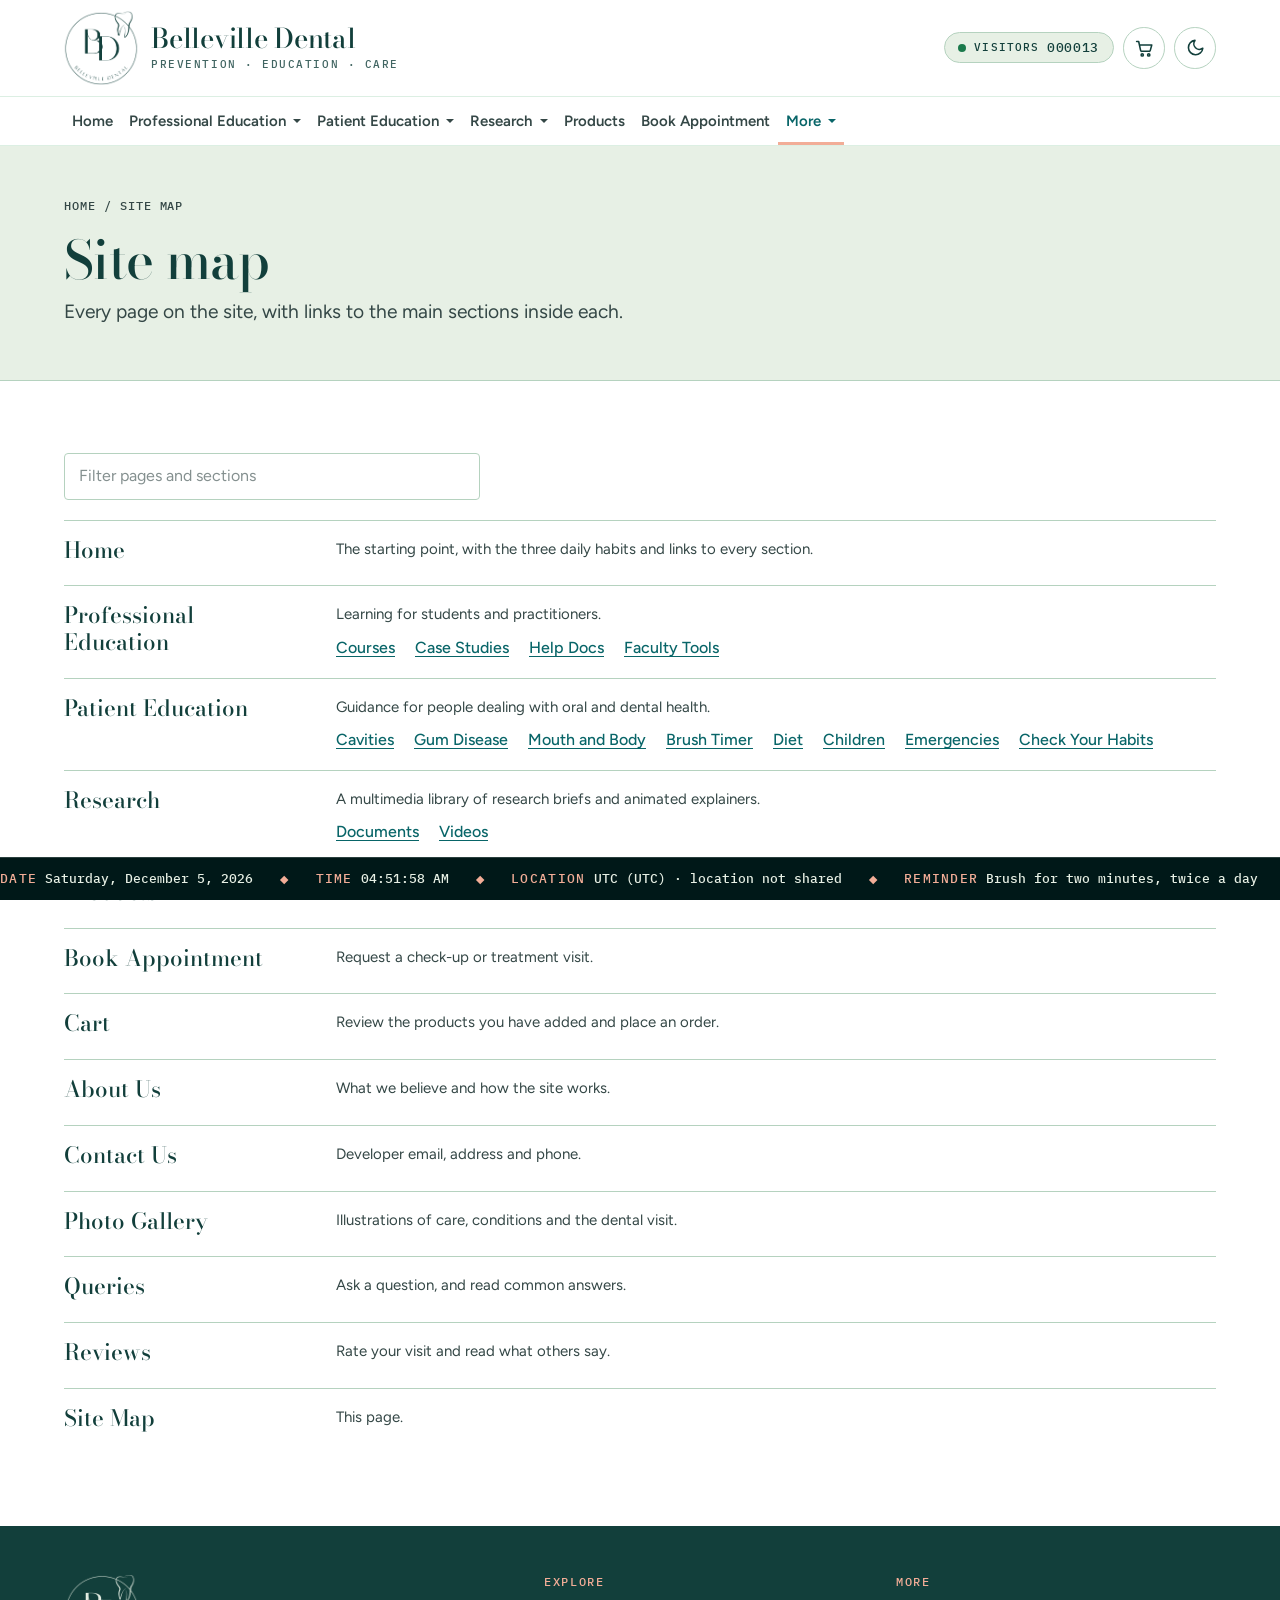
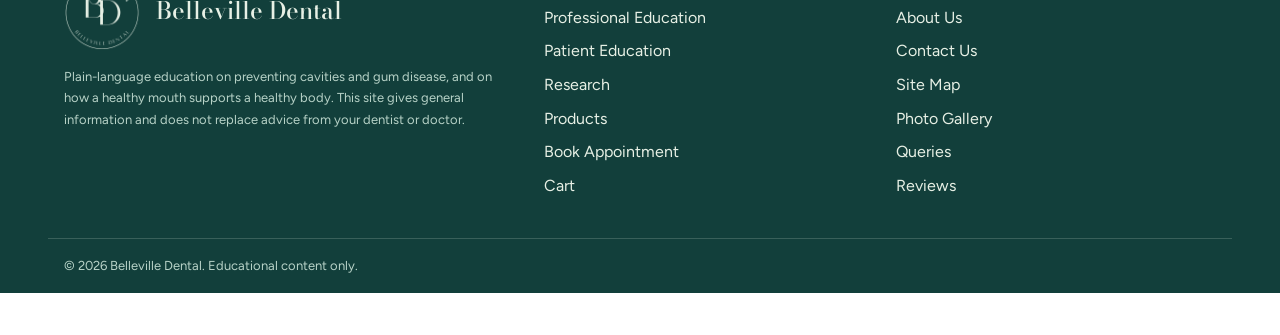
<file: HTML/site-map.html>
<!doctype html>
<html lang="en" data-theme="light" data-bs-theme="light">

<head>
    <meta charset="utf-8">
    <meta name="viewport" content="width=device-width, initial-scale=1, viewport-fit=cover">
    <title>Site Map | Belleville Dental</title>
    <meta name="description" content="A list of every page and section on the Belleville Dental website.">
    <meta name="claude:viewport-fit-sides" content="cover">
    <link rel="stylesheet"
        href="https://fonts.googleapis.com/css2?family=Bodoni+Moda:wght@400;500;600&family=Figtree:wght@400;500;600;700&family=IBM+Plex+Mono:wght@400;500&display=swap">
    <link rel="stylesheet" href="../CSS/bootstrap.min.css">
    <link rel="stylesheet" href="../CSS/theme.css">
<link rel="stylesheet" href="../CSS/site-map.css">
    <script>(function () { var t = null; try { t = window.localStorage.getItem('bd-theme'); } catch (e) { } if (!t) { t = (window.matchMedia && window.matchMedia('(prefers-color-scheme: dark)').matches) ? 'dark' : 'light'; } var d = document.documentElement; d.setAttribute('data-theme', t); d.setAttribute('data-bs-theme', t); if (document.documentMode) { window.onload = function () { var b = document.createElement('div'); b.style.cssText = 'background:#123F3B;color:#fff;padding:12px 16px;font:16px Arial'; b.innerHTML = 'Internet Explorer is no longer supported by Microsoft. Please open Belleville Dental in Edge, Chrome or Firefox for the full experience.'; document.body.insertBefore(b, document.body.firstChild); }; } })();</script>
    <style>
        :root {
            padding-top: env(safe-area-inset-top, 0px);
            padding-bottom: env(safe-area-inset-bottom, 0px)
        }
    </style>
</head>

<body class="page-site-map">
    <a class="skip-link" href="#main">Skip to content</a>
    <header>
        <div class="topbar">
            <div class="wrap topbar-in">
                <a class="brand" href="../index.html" aria-label="Belleville Dental, home"><span class="logo-mark"
                        role="img" aria-label="Belleville Dental logo"></span><span class="brand-text"><span
                            class="brand-name">Belleville Dental</span><span class="brand-sub">Prevention &middot;
                            Education &middot; Care</span></span></a>
                <div class="util">
                    <div class="counter" title="Visits from this browser"><span class="dot"
                            aria-hidden="true"></span><span class="counter-label">Visitors</span><span
                            class="counter-num" id="visitCount" aria-live="off">000001</span></div>
                    <a class="icon-btn cart-link" href="cart.html" aria-label="Shopping cart, 0 items"><svg viewBox="0 0 24 24" aria-hidden="true"><path d="M3 4h2.4l2.2 10.2a1.5 1.5 0 0 0 1.5 1.2h8.2a1.5 1.5 0 0 0 1.5-1.1L20.5 8H6.2" /><circle cx="9.5" cy="19.5" r="1.3" /><circle cx="17" cy="19.5" r="1.3" /></svg><span class="cart-badge" id="cartBadge" hidden>0</span></a>
                    <button type="button" class="icon-btn theme-toggle" id="themeToggle" aria-pressed="false"
                        aria-label="Switch to dark mode"><svg class="icon-moon" viewBox="0 0 24 24" aria-hidden="true">
                            <path d="M21 12.8A9 9 0 1 1 11.2 3a7 7 0 0 0 9.8 9.8z" />
                        </svg><svg class="icon-sun" viewBox="0 0 24 24" aria-hidden="true">
                            <circle cx="12" cy="12" r="4" />
                            <path
                                d="M12 2v2M12 20v2M4.9 4.9l1.4 1.4M17.7 17.7l1.4 1.4M2 12h2M20 12h2M4.9 19.1l1.4-1.4M17.7 6.3l1.4-1.4" />
                        </svg></button>
                </div>
            </div>
        </div>
        <nav class="navbar navbar-expand-lg" aria-label="Main">
            <div class="wrap">
                <button class="navbar-toggler" type="button" data-bs-toggle="collapse" data-bs-target="#mainNav"
                    aria-controls="mainNav" aria-expanded="false" aria-label="Toggle navigation"><span
                        class="navbar-toggler-icon"></span></button>
                <div class="collapse navbar-collapse" id="mainNav">
                    <ul class="navbar-nav">
                        <li class="nav-item"><a class="nav-link" href="../index.html">Home</a></li>
                        <li class="nav-item dropdown"><a class="nav-link dropdown-toggle" href="#" role="button"
                                data-bs-toggle="dropdown" aria-expanded="false">Professional Education</a>
                            <ul class="dropdown-menu">
                                <li><a class="dropdown-item" href="professional-education.html">Overview</a></li>
                                <li><a class="dropdown-item" href="professional-education.html#courses">Courses</a></li>
                                <li><a class="dropdown-item" href="professional-education.html#cases">Case Studies</a>
                                </li>
                                <li><a class="dropdown-item" href="professional-education.html#help">Help Docs</a></li>
                                <li><a class="dropdown-item" href="professional-education.html#tools">Faculty Tools</a>
                                </li>
                            </ul>
                        </li>
                        <li class="nav-item dropdown"><a class="nav-link dropdown-toggle" href="#" role="button"
                                data-bs-toggle="dropdown" aria-expanded="false">Patient Education</a>
                            <ul class="dropdown-menu">
                                <li><a class="dropdown-item" href="patient-education.html">Overview</a></li>
                                <li><a class="dropdown-item" href="patient-education.html#cavities">Cavities</a></li>
                                <li><a class="dropdown-item" href="patient-education.html#gums">Gum Disease</a></li>
                                <li><a class="dropdown-item" href="patient-education.html#body">Mouth and Body</a></li>
                                <li><a class="dropdown-item" href="patient-education.html#habits">Daily Habits and Brush
                                        Timer</a></li>
                                <li><a class="dropdown-item" href="patient-education.html#check">Check Your Habits</a>
                                </li>
                            </ul>
                        </li>
                        <li class="nav-item dropdown"><a class="nav-link dropdown-toggle" href="#" role="button"
                                data-bs-toggle="dropdown" aria-expanded="false">Research</a>
                            <ul class="dropdown-menu">
                                <li><a class="dropdown-item" href="research.html">Library</a></li>
                                <li><a class="dropdown-item" href="research.html#library">Documents</a></li>
                                <li><a class="dropdown-item" href="research.html#library">Videos</a></li>
                            </ul>
                        </li>
                        <li class="nav-item"><a class="nav-link" href="products.html">Products</a></li>
                        <li class="nav-item"><a class="nav-link" href="appointment.html">Book Appointment</a></li>
                        <li class="nav-item dropdown"><a class="nav-link dropdown-toggle active" href="#" role="button"
                                data-bs-toggle="dropdown" aria-expanded="false">More</a>
                            <ul class="dropdown-menu">
                                <li><a class="dropdown-item" href="about.html">About Us</a></li>
                                <li><a class="dropdown-item" href="contact.html">Contact Us</a></li>
                                <li><a class="dropdown-item current" href="site-map.html">Site Map</a></li>
                                <li><a class="dropdown-item" href="gallery.html">Photo Gallery</a></li>
                                <li><a class="dropdown-item" href="queries.html">Queries</a></li>
                                <li><a class="dropdown-item" href="reviews.html">Reviews</a></li>
                            </ul>
                        </li>
                    </ul>
                </div>
            </div>
        </nav>
    </header>
    <main id="main">
        <section class="page-hero">
            <div class="wrap">
                <div class="row g-4 g-lg-5 align-items-center">
                    <div class="col-12">
                        <p class="crumbs"><a href="../index.html">Home</a> / Site Map</p>
                        <h1>Site map</h1>
                        <p class="lede mb-0">Every page on the site, with links to the main sections inside each.</p>
                    </div>
                </div>
            </div>
        </section>
        <section class="band ">
            <div class="wrap">
                <ul class="tree">
                    <li><a href="../index.html">Home</a>
                        <div>
                            <p>The starting point, with the three daily habits and links to every section.</p>
                        </div>
                    </li>
                    <li><a href="professional-education.html">Professional Education</a>
                        <div>
                            <p>Learning for students and practitioners.</p>
                            <ul>
                                <li><a href="professional-education.html#courses">Courses</a></li>
                                <li><a href="professional-education.html#cases">Case Studies</a></li>
                                <li><a href="professional-education.html#help">Help Docs</a></li>
                                <li><a href="professional-education.html#tools">Faculty Tools</a></li>
                            </ul>
                        </div>
                    </li>
                    <li><a href="patient-education.html">Patient Education</a>
                        <div>
                            <p>Guidance for people dealing with oral and dental health.</p>
                            <ul>
                                <li><a href="patient-education.html#cavities">Cavities</a></li>
                                <li><a href="patient-education.html#gums">Gum Disease</a></li>
                                <li><a href="patient-education.html#body">Mouth and Body</a></li>
                                <li><a href="patient-education.html#habits">Brush Timer</a></li>
                                <li><a href="patient-education.html#diet">Diet</a></li>
                                <li><a href="patient-education.html#kids">Children</a></li>
                                <li><a href="patient-education.html#urgent">Emergencies</a></li>
                                <li><a href="patient-education.html#check">Check Your Habits</a></li>
                            </ul>
                        </div>
                    </li>
                    <li><a href="research.html">Research</a>
                        <div>
                            <p>A multimedia library of research briefs and animated explainers.</p>
                            <ul>
                                <li><a href="research.html#library">Documents</a></li>
                                <li><a href="research.html#library">Videos</a></li>
                            </ul>
                        </div>
                    </li>
                    <li><a href="products.html">Products</a>
                        <div>
                            <p>Toothpastes, brushes, kids' items and electrical accessories, with ratings.</p>
                        </div>
                    </li>
                    <li><a href="appointment.html">Book Appointment</a>
                        <div>
                            <p>Request a check-up or treatment visit.</p>
                        </div>
                    </li>
                    <li><a href="cart.html">Cart</a>
                        <div>
                            <p>Review the products you have added and place an order.</p>
                        </div>
                    </li>
                    <li><a href="about.html">About Us</a>
                        <div>
                            <p>What we believe and how the site works.</p>
                        </div>
                    </li>
                    <li><a href="contact.html">Contact Us</a>
                        <div>
                            <p>Developer email, address and phone.</p>
                        </div>
                    </li>
                    <li><a href="gallery.html">Photo Gallery</a>
                        <div>
                            <p>Illustrations of care, conditions and the dental visit.</p>
                        </div>
                    </li>
                    <li><a href="queries.html">Queries</a>
                        <div>
                            <p>Ask a question, and read common answers.</p>
                        </div>
                    </li>
                    <li><a href="reviews.html">Reviews</a>
                        <div>
                            <p>Rate your visit and read what others say.</p>
                        </div>
                    </li>
                    <li><a href="site-map.html">Site Map</a>
                        <div>
                            <p>This page.</p>
                        </div>
                    </li>
                </ul>
            </div>
        </section>
    </main>
    <footer class="site-footer">
        <div class="wrap footer-grid">
            <div>
                <div class="footer-brand"><span class="logo-mark" role="img"
                        aria-label="Belleville Dental logo"></span><strong>Belleville Dental</strong></div>
                <p class="fine">Plain-language education on preventing cavities and gum disease, and on how a healthy
                    mouth supports a healthy body. This site gives general information and does not replace advice from
                    your dentist or doctor.</p>
            </div>
            <div>
                <h2>Explore</h2>
                <ul>
                    <li><a href="professional-education.html">Professional Education</a></li>
                    <li><a href="patient-education.html">Patient Education</a></li>
                    <li><a href="research.html">Research</a></li>
                    <li><a href="products.html">Products</a></li>
                    <li><a href="appointment.html">Book Appointment</a></li>
                    <li><a href="cart.html">Cart</a></li>
                </ul>
            </div>
            <div>
                <h2>More</h2>
                <ul>
                    <li><a href="about.html">About Us</a></li>
                    <li><a href="contact.html">Contact Us</a></li>
                    <li><a href="site-map.html">Site Map</a></li>
                    <li><a href="gallery.html">Photo Gallery</a></li>
                    <li><a href="queries.html">Queries</a></li>
                    <li><a href="reviews.html">Reviews</a></li>
                </ul>
            </div>
        </div>
        <div class="wrap footer-base">&copy; 2026 Belleville Dental. Educational content only.</div>
        <div class="ticker" role="marquee" aria-label="Current date, time and location, with daily dental reminders">
            <div class="ticker-track">
                <div class="ticker-group"><span class="ticker-item"><b>DATE</b><span
                            class="t-date">Loading</span></span><span class="ticker-item"><b>TIME</b><span
                            class="t-time">Loading</span></span><span class="ticker-item"><b>LOCATION</b><span
                            class="t-loc">Locating&hellip;</span></span><span class="ticker-item"><b>REMINDER</b>Brush
                        for two minutes, twice a day</span><span class="ticker-item"><b>REMINDER</b>Clean between your
                        teeth every day</span><span class="ticker-item"><b>REMINDER</b>See your dentist as often as they
                        advise</span></div>
                <div class="ticker-group" aria-hidden="true"><span class="ticker-item"><b>DATE</b><span
                            class="t-date">Loading</span></span><span class="ticker-item"><b>TIME</b><span
                            class="t-time">Loading</span></span><span class="ticker-item"><b>LOCATION</b><span
                            class="t-loc">Locating&hellip;</span></span><span class="ticker-item"><b>REMINDER</b>Brush
                        for two minutes, twice a day</span><span class="ticker-item"><b>REMINDER</b>Clean between your
                        teeth every day</span><span class="ticker-item"><b>REMINDER</b>See your dentist as often as they
                        advise</span></div>
            </div>
        </div>
    </footer>
    <script src="../JS/jquery.min.js"></script>
<script src="../JS/bootstrap.bundle.min.js"></script>
<script src="../JS/common.js"></script>
<script src="../JS/site-map.js"></script>
</body>

</html>
</file>
<file: CSS/theme.css>
/* Belleville Dental: shared theme (tokens, base, header, navigation, buttons, forms, cards, footer, ticker, reveal).
   Page-specific styles live in the matching CSS/<page>.css file. */
/* Belleville Dental theme. Loaded after Bootstrap 5, so it restyles Bootstrap components with the brand palette.
   Layout concept: clinical-editorial. A brand bar with live visitor counter, a sticky navigation bar, alternating white and
   pale-mint bands, one dark teal panel per page, and flat illustrations as the imagery. */

:root {
  --bg: #ffffff;
  --surface: #ffffff;
  --alt: #E7F0E5;
  --line: #DCEFE3;
  --line-strong: #B5D2BF;
  --fg: #344746;
  --heading: #123F3B;
  --link: #086568;
  --btn: #086568;
  --btn-h: #123F3B;
  --btn-a: #001818;
  --accent: #F2AD97;
  --accent-h: #E8967C;
  --accent-ink: #A94A30;
  --on-accent: #001818;
  --panel: #123F3B;
  --on-panel: #E7F0E5;
  --on-panel-dim: #B7D2C7;
  --deep: #001818;
  --logo: #123F3B;
  --nav-bg: #ffffff;
  --nav-hover: #E7F0E5;
  --focus: #086568;
  --ok: #1B7A4C;
  --err: #B3261E;
  --shadow: 0 1px 2px rgba(18, 63, 59, .06), 0 10px 24px rgba(18, 63, 59, .09);
  --f-display: "Bodoni Moda", "Didot", "Bodoni 72", "Playfair Display", Georgia, serif;
  --f-body: "Figtree", "Segoe UI", system-ui, -apple-system, Roboto, Arial, sans-serif;
  --f-mono: "IBM Plex Mono", ui-monospace, "SFMono-Regular", Menlo, Consolas, monospace;
  color-scheme: light;
}

@media (prefers-color-scheme: dark) {
  :root:not([data-theme="light"]) {
    --bg: #001818;
    --surface: #082523;
    --alt: #0B2B29;
    --line: #1B4742;
    --line-strong: #2B6158;
    --fg: #CFE3DA;
    --heading: #E7F0E5;
    --link: #7FD6CF;
    --btn: #0B7478;
    --btn-h: #13898D;
    --btn-a: #0A5F63;
    --accent-ink: #F2AD97;
    --panel: #123F3B;
    --deep: #000E0E;
    --logo: #E7F0E5;
    --nav-bg: #031F1D;
    --nav-hover: #123F3B;
    --focus: #7FD6CF;
    --ok: #62D39B;
    --err: #FF9C94;
    --shadow: 0 1px 2px rgba(0, 0, 0, .4), 0 10px 24px rgba(0, 0, 0, .35);
    color-scheme: dark;
  }
}

:root[data-theme="dark"] {
  --bg: #001818;
  --surface: #082523;
  --alt: #0B2B29;
  --line: #1B4742;
  --line-strong: #2B6158;
  --fg: #CFE3DA;
  --heading: #E7F0E5;
  --link: #7FD6CF;
  --btn: #0B7478;
  --btn-h: #13898D;
  --btn-a: #0A5F63;
  --accent-ink: #F2AD97;
  --panel: #123F3B;
  --deep: #000E0E;
  --logo: #E7F0E5;
  --nav-bg: #031F1D;
  --nav-hover: #123F3B;
  --focus: #7FD6CF;
  --ok: #62D39B;
  --err: #FF9C94;
  --shadow: 0 1px 2px rgba(0, 0, 0, .4), 0 10px 24px rgba(0, 0, 0, .35);
  color-scheme: dark;
}

/* Bootstrap variable bridge so every Bootstrap component follows the brand tokens */
:root,
[data-bs-theme] {
  --bs-body-bg: var(--bg);
  --bs-body-color: var(--fg);
  --bs-body-font-family: var(--f-body);
  --bs-heading-color: var(--heading);
  --bs-border-color: var(--line-strong);
  --bs-link-color: var(--link);
  --bs-link-hover-color: var(--btn-h);
  --bs-emphasis-color: var(--heading);
  --bs-secondary-color: var(--fg);
  --bs-tertiary-bg: var(--alt);
  --bs-secondary-bg: var(--alt);
}

/* ---------- Base ---------- */
html {
  -webkit-text-size-adjust: 100%;
  scroll-padding-top: 5.5rem;
}

body {
  margin: 0;
  font: 400 1rem/1.65 var(--f-body);
  background: var(--bg);
  color: var(--fg);
  -webkit-font-smoothing: antialiased;
  animation: pagein .45s ease both;
}

@keyframes pagein {
  from {
    opacity: 0;
  }

  to {
    opacity: 1;
  }
}

body::before {
  content: "";
  position: fixed;
  inset: 0 0 auto;
  height: env(safe-area-inset-top, 0px);
  background: var(--nav-bg);
  z-index: 1040;
}

img,
svg {
  max-width: 100%;
}

a {
  color: var(--link);
  text-underline-offset: .18em;
  transition: color .18s ease;
}

a:hover {
  color: var(--btn-h);
}

:focus-visible {
  outline: 3px solid var(--focus) !important;
  outline-offset: 2px;
}

p {
  margin-bottom: 1rem;
}

.wrap {
  width: 100%;
  max-width: 74rem;
  margin-inline: auto;
  padding-left: max(16px, env(safe-area-inset-left, 0px));
  padding-right: max(16px, env(safe-area-inset-right, 0px));
}

.skip-link {
  position: absolute;
  left: -999px;
  top: 0;
  z-index: 2000;
  background: var(--btn);
  color: #fff;
  padding: .6rem 1rem;
  text-decoration: none;
  font-weight: 600;
}

.skip-link:focus {
  left: max(16px, env(safe-area-inset-left, 0px));
  top: 8px;
  color: #fff;
}

h1,
h2,
h3,
h4,
h5 {
  color: var(--heading);
  text-wrap: balance;
  margin-top: 0;
}

h1,
h2 {
  font-family: var(--f-display);
  font-weight: 500;
  letter-spacing: -.012em;
  line-height: 1.1;
}

h1 {
  font-size: clamp(2.3rem, 5vw, 3.9rem);
}

h2 {
  font-size: clamp(1.7rem, 3.2vw, 2.5rem);
  margin-bottom: .75rem;
}

h3 {
  font: 700 1.1875rem/1.3 var(--f-body);
  margin-bottom: .5rem;
}

h4 {
  font: 700 1rem/1.3 var(--f-body);
}

.lede {
  font-size: clamp(1.0625rem, 1.5vw, 1.25rem);
  line-height: 1.6;
  max-width: 38rem;
}

.eyebrow {
  font: 500 .75rem/1.4 var(--f-mono);
  letter-spacing: .14em;
  text-transform: uppercase;
  color: var(--accent-ink);
  margin: 0 0 .85rem;
}

.measure {
  max-width: 42rem;
}

.small,
small {
  font-size: .875rem;
}

.mono {
  font-family: var(--f-mono);
}

.sr-only {
  position: absolute;
  width: 1px;
  height: 1px;
  overflow: hidden;
  clip: rect(0 0 0 0);
  white-space: nowrap;
}

/* ---------- Brand bar ---------- */
.topbar {
  background: var(--surface);
  border-bottom: 1px solid var(--line);
}

.topbar-in {
  display: flex;
  align-items: center;
  justify-content: space-between;
  gap: 1rem;
  padding-block: .7rem;
}

.brand {
  display: flex;
  align-items: center;
  gap: .85rem;
  text-decoration: none;
  color: var(--heading);
  min-width: 0;
}

.brand:hover {
  color: var(--link);
}

.logo-mark {
  display: block;
  flex: none;
  width: 4.6rem;
  height: 4.6rem;
  background-color: var(--logo);
  -webkit-mask: url("[data-uri]") center / contain no-repeat;
  mask: url("[data-uri]") center / contain no-repeat;
}

.brand-text {
  display: flex;
  flex-direction: column;
  min-width: 0;
}

.brand-name {
  font: 500 1.7rem/1.05 var(--f-display);
  letter-spacing: -.01em;
}

.brand-sub {
  font: 500 .6875rem/1.4 var(--f-mono);
  letter-spacing: .14em;
  text-transform: uppercase;
  opacity: .8;
  margin-top: .3rem;
}

.util {
  display: flex;
  align-items: center;
  gap: .6rem;
  flex: none;
}

.counter {
  display: inline-flex;
  align-items: center;
  gap: .5rem;
  font: 500 .8125rem/1 var(--f-mono);
  color: var(--heading);
  background: var(--alt);
  border: 1px solid var(--line-strong);
  border-radius: 999px;
  padding: .5rem .85rem;
}

.counter .dot {
  width: .5rem;
  height: .5rem;
  border-radius: 50%;
  background: var(--ok);
}

.counter-label {
  text-transform: uppercase;
  letter-spacing: .1em;
  font-size: .6875rem;
}

.counter-num {
  font-variant-numeric: tabular-nums;
  letter-spacing: .05em;
}

.icon-btn {
  display: inline-flex;
  align-items: center;
  justify-content: center;
  width: 2.6rem;
  height: 2.6rem;
  padding: 0;
  background: var(--surface);
  color: var(--heading);
  border: 1.5px solid var(--line-strong);
  border-radius: 50%;
  cursor: pointer;
  transition: background-color .18s ease, color .18s ease, border-color .18s ease;
}

.icon-btn:hover {
  background: var(--btn);
  border-color: var(--btn);
  color: #fff;
}

.icon-btn:active {
  background: var(--btn-a);
  border-color: var(--btn-a);
  color: #fff;
}

.icon-btn svg {
  width: 1.2rem;
  height: 1.2rem;
  fill: none;
  stroke: currentColor;
  stroke-width: 2;
  stroke-linecap: round;
  stroke-linejoin: round;
}

.theme-toggle .icon-sun {
  display: none;
}

:root[data-theme="dark"] .theme-toggle .icon-sun {
  display: block;
}

:root[data-theme="dark"] .theme-toggle .icon-moon {
  display: none;
}

/* ---------- Navigation (Bootstrap navbar, restyled) ---------- */
.navbar {
  --bs-navbar-padding-y: 0;
  background: var(--nav-bg);
  border-bottom: 1px solid var(--line);
  position: sticky;
  top: env(safe-area-inset-top, 0px);
  z-index: 1030;
  padding: 0;
}

.navbar .wrap {
  display: flex;
  flex-wrap: wrap;
  align-items: center;
  justify-content: space-between;
}

.navbar-toggler {
  margin: .4rem 0;
  border: 1.5px solid var(--line-strong);
  color: var(--heading);
  padding: .45rem .7rem;
  font-weight: 600;
  font-size: .9375rem;
}

.navbar-toggler:hover {
  background: var(--btn);
  border-color: var(--btn);
  color: #fff;
}

.navbar-toggler-icon {
  filter: none;
  background-image: none;
  width: auto;
  height: auto;
}

.navbar-toggler-icon::before {
  content: "Menu";
}

.navbar .nav-link {
  display: inline-flex;
  align-items: center;
  gap: .3rem;
  font: 600 .9375rem/1.2 var(--f-body);
  color: var(--fg);
  padding: .95rem .8rem;
  transition: background-color .18s ease, color .18s ease, box-shadow .18s ease;
}

.navbar .nav-link:hover,
.navbar .nav-link:focus {
  background: var(--nav-hover);
  color: var(--link);
}

.navbar .nav-link:active,
.navbar .nav-link.show {
  background: var(--btn);
  color: #fff;
}

.navbar .nav-link.active {
  color: var(--link);
  box-shadow: inset 0 -3px 0 var(--accent);
}

.navbar .nav-link.active:active {
  color: #fff;
}

.navbar .dropdown-toggle::after {
  border-width: .3em .3em 0;
  margin-left: .15rem;
}

.dropdown-menu {
  --bs-dropdown-bg: var(--surface);
  --bs-dropdown-border-color: var(--line);
  --bs-dropdown-link-color: var(--fg);
  --bs-dropdown-link-hover-bg: var(--nav-hover);
  --bs-dropdown-link-hover-color: var(--link);
  --bs-dropdown-link-active-bg: var(--btn);
  --bs-dropdown-link-active-color: #fff;
  --bs-dropdown-border-radius: 6px;
  --bs-dropdown-padding-x: .35rem;
  --bs-dropdown-padding-y: .35rem;
  box-shadow: var(--shadow);
  min-width: 15.5rem;
}

.dropdown-item {
  font-weight: 500;
  padding: .55rem .8rem;
  border-radius: 4px;
  transition: background-color .18s ease, color .18s ease;
}

.dropdown-item small {
  display: block;
  font-weight: 400;
  opacity: .8;
}

.dropdown-item.current {
  color: var(--link);
  font-weight: 700;
}

@media (min-width: 992px) {
  .navbar .dropdown-menu {
    display: block;
    opacity: 0;
    visibility: hidden;
    transform: translateY(6px);
    transition: opacity .22s ease, transform .22s ease, visibility 0s linear .22s;
    margin-top: 0;
  }

  .navbar .dropdown:hover>.dropdown-menu,
  .navbar .dropdown-menu.show {
    opacity: 1;
    visibility: visible;
    transform: none;
    transition-delay: 0s;
  }

  .navbar .dropdown:hover>.nav-link {
    background: var(--nav-hover);
    color: var(--link);
  }

  .navbar .navbar-nav>li:last-child>.dropdown-menu {
    right: 0;
    left: auto;
  }
}

@media (max-width: 991.98px) {
  .navbar-collapse {
    max-height: calc(100vh - 8rem);
    overflow-y: auto;
    padding-bottom: .5rem;
  }

  .navbar-collapse.show,
  .navbar-collapse.collapsing {
    animation: pagein .25s ease both;
  }

  .navbar .nav-link {
    padding: .8rem .6rem;
    width: 100%;
  }

  .navbar .nav-link.active {
    box-shadow: none;
    background: var(--nav-hover);
  }

  .dropdown-menu {
    border: 0;
    border-left: 2px solid var(--line-strong);
    border-radius: 0;
    box-shadow: none;
    margin: 0 0 .4rem .6rem;
    background: transparent;
  }

  .dropdown-menu.show {
    animation: pagein .2s ease both;
  }
}

/* ---------- Buttons, forms (Bootstrap, restyled) ---------- */
.btn {
  --bs-btn-border-radius: 4px;
  --bs-btn-padding-x: 1.25rem;
  --bs-btn-padding-y: .7rem;
  --bs-btn-font-weight: 600;
  --bs-btn-font-size: .9375rem;
  transition: background-color .18s ease, color .18s ease, border-color .18s ease;
}

.btn-primary {
  --bs-btn-color: #fff;
  --bs-btn-bg: var(--btn);
  --bs-btn-border-color: var(--btn);
  --bs-btn-hover-color: #fff;
  --bs-btn-hover-bg: var(--btn-h);
  --bs-btn-hover-border-color: var(--btn-h);
  --bs-btn-active-color: #fff;
  --bs-btn-active-bg: var(--btn-a);
  --bs-btn-active-border-color: var(--btn-a);
  --bs-btn-disabled-bg: var(--btn);
  --bs-btn-disabled-border-color: var(--btn);
  --bs-btn-focus-shadow-rgb: 8, 101, 104;
}

.btn-outline-primary {
  --bs-btn-color: var(--link);
  --bs-btn-border-color: var(--btn);
  --bs-btn-hover-color: #fff;
  --bs-btn-hover-bg: var(--btn);
  --bs-btn-hover-border-color: var(--btn);
  --bs-btn-active-color: #fff;
  --bs-btn-active-bg: var(--btn-a);
  --bs-btn-active-border-color: var(--btn-a);
}

.btn-accent {
  --bs-btn-color: var(--on-accent);
  --bs-btn-bg: var(--accent);
  --bs-btn-border-color: var(--accent);
  --bs-btn-hover-color: var(--on-accent);
  --bs-btn-hover-bg: var(--accent-h);
  --bs-btn-hover-border-color: var(--accent-h);
  --bs-btn-active-color: #fff;
  --bs-btn-active-bg: var(--accent-ink);
  --bs-btn-active-border-color: var(--accent-ink);
}

.btn-sm {
  --bs-btn-padding-y: .45rem;
  --bs-btn-padding-x: .85rem;
  --bs-btn-font-size: .875rem;
}

.actions {
  display: flex;
  flex-wrap: wrap;
  gap: .75rem;
  margin-top: 1.5rem;
}

.form-control,
.form-select {
  background-color: var(--surface);
  color: var(--fg);
  border: 1.5px solid var(--line-strong);
  border-radius: 4px;
  padding: .65rem .85rem;
  transition: border-color .18s ease;
}

.form-control:hover,
.form-select:hover {
  border-color: var(--btn);
}

.form-control:focus,
.form-select:focus {
  background-color: var(--surface);
  color: var(--fg);
  border-color: var(--btn);
  box-shadow: 0 0 0 3px rgba(8, 101, 104, .25);
}

.form-control::placeholder {
  color: var(--fg);
  opacity: .6;
}

.form-label,
.form-check-label {
  font-weight: 600;
  color: var(--heading);
  font-size: .9375rem;
}

.invalid-msg {
  color: var(--err);
  font-size: .875rem;
  font-weight: 600;
  min-height: 1.3em;
  margin-top: .25rem;
}

.form-check-input:checked {
  background-color: var(--btn);
  border-color: var(--btn);
}

textarea.form-control {
  min-height: 9rem;
}

/* ---------- Bands, hero ---------- */
.band {
  padding-block: clamp(2.5rem, 6vw, 4.5rem);
}

.band-alt {
  background: var(--alt);
}

.band-panel {
  background: var(--panel);
  color: var(--on-panel);
}

.band-panel h2,
.band-panel h3,
.band-panel h4 {
  color: var(--on-panel);
}

.band-panel .eyebrow {
  color: var(--accent);
}

.band-panel a:not(.btn) {
  color: var(--accent);
}

.band-panel .btn-outline-light {
  --bs-btn-color: var(--on-panel);
  --bs-btn-border-color: var(--on-panel);
  --bs-btn-hover-color: var(--deep);
  --bs-btn-hover-bg: var(--on-panel);
  --bs-btn-hover-border-color: var(--on-panel);
  --bs-btn-active-bg: #fff;
  --bs-btn-active-color: var(--deep);
}

.section-head {
  max-width: 44rem;
  margin-bottom: 2rem;
}

.page-hero {
  background: var(--alt);
  border-bottom: 1px solid var(--line-strong);
  padding-block: clamp(1.75rem, 4.5vw, 3.25rem);
}

.page-hero h1 {
  font-size: clamp(2.1rem, 4.2vw, 3.3rem);
  max-width: 18ch;
}

.crumbs {
  font: 500 .75rem/1.4 var(--f-mono);
  letter-spacing: .08em;
  text-transform: uppercase;
  margin: 0 0 1rem;
}

.crumbs a {
  color: var(--fg);
  text-decoration: none;
}

.crumbs a:hover {
  color: var(--link);
  text-decoration: underline;
}

.art {
  display: block;
  width: 100%;
  height: auto;
  border-radius: 6px;
  border: 1px solid var(--line-strong);
  background: var(--alt);
}

.art-hero {
  box-shadow: var(--shadow);
}

.jump {
  display: flex;
  flex-wrap: wrap;
  gap: .5rem;
  margin-top: 1.5rem;
}

.jump a {
  font: 600 .875rem/1 var(--f-body);
  text-decoration: none;
  color: var(--heading);
  background: var(--surface);
  border: 1px solid var(--line-strong);
  border-radius: 999px;
  padding: .6rem .95rem;
  transition: background-color .18s ease, color .18s ease, border-color .18s ease;
}

.jump a:hover {
  background: var(--btn);
  color: #fff;
  border-color: var(--btn);
}

.jump a:active {
  background: var(--btn-a);
  border-color: var(--btn-a);
  color: #fff;
}

.rhythm {
  list-style: none;
  margin: 2rem 0 0;
  padding: 1.25rem 0 0;
  border-top: 1px solid var(--line-strong);
  display: grid;
  grid-template-columns: repeat(2, minmax(0, 1fr));
  gap: 1rem 1.5rem;
}

.rhythm strong {
  display: block;
  font: 500 1.6rem/1.1 var(--f-display);
  color: var(--heading);
}

.rhythm span {
  display: block;
  font-size: .875rem;
  line-height: 1.4;
  margin-top: .25rem;
}

/* ---------- Cards, lists ---------- */
.card {
  --bs-card-bg: var(--surface);
  --bs-card-border-color: var(--line);
  --bs-card-color: var(--fg);
  --bs-card-border-radius: 6px;
  --bs-card-inner-border-radius: 5px;
  --bs-card-cap-bg: var(--alt);
  height: 100%;
}

.band-alt .card {
  --bs-card-border-color: var(--line-strong);
}

.card-body {
  padding: 1.3rem 1.4rem;
}

.card-body> :last-child {
  margin-bottom: 0;
}

.card-img-top {
  border-radius: 5px 5px 0 0;
  border: 0;
  border-bottom: 1px solid var(--line);
}

a.card {
  text-decoration: none;
  color: var(--fg);
  transition: border-color .18s ease, transform .18s ease;
}

a.card:hover {
  border-color: var(--btn);
  color: var(--fg);
}

a.card:hover h3 {
  color: var(--link);
}

a.card:active {
  border-color: var(--btn-a);
}

a.card .more {
  font-weight: 600;
  color: var(--link);
  font-size: .9375rem;
  margin-top: auto;
}

a.card .card-body {
  display: flex;
  flex-direction: column;
  gap: .5rem;
  height: 100%;
}

a.card h3 {
  transition: color .18s ease;
}

.tag {
  display: inline-block;
  font: 500 .6875rem/1 var(--f-mono);
  letter-spacing: .1em;
  text-transform: uppercase;
  color: var(--heading);
  background: var(--alt);
  border: 1px solid var(--line-strong);
  border-radius: 999px;
  padding: .35rem .6rem;
}

.band-alt .tag {
  background: var(--surface);
}

.tag-row {
  display: flex;
  flex-wrap: wrap;
  gap: .4rem;
  margin-bottom: .75rem;
}

.ticks {
  list-style: none;
  margin: 0 0 1rem;
  padding: 0;
}

.ticks li {
  position: relative;
  padding-left: 1.5rem;
  margin-bottom: .45rem;
}

.ticks li::before {
  content: "";
  position: absolute;
  left: .2rem;
  top: .62em;
  width: .55rem;
  height: .3rem;
  border-left: 2px solid var(--link);
  border-bottom: 2px solid var(--link);
  transform: rotate(-45deg);
}

.band-panel .ticks li::before {
  border-color: var(--accent);
}

.bullets {
  margin: 0 0 1rem;
  padding-left: 1.2rem;
}

.bullets li {
  margin-bottom: .4rem;
}

.notice {
  border-left: 4px solid var(--accent);
  background: var(--surface);
  padding: .9rem 1.1rem;
  border-radius: 0 4px 4px 0;
  font-size: .9375rem;
}

.table-wrap {
  overflow-x: auto;
}

.tbl {
  width: 100%;
  border-collapse: collapse;
  font-size: .9375rem;
}

.tbl th,
.tbl td {
  text-align: left;
  padding: .7rem .8rem;
  border-bottom: 1px solid var(--line-strong);
  vertical-align: top;
}

.tbl th {
  font: 500 .75rem var(--f-mono);
  letter-spacing: .1em;
  text-transform: uppercase;
  color: var(--accent-ink);
}

/* ---------- Accordion, modal ---------- */
.accordion {
  --bs-accordion-bg: var(--surface);
  --bs-accordion-color: var(--fg);
  --bs-accordion-border-color: var(--line-strong);
  --bs-accordion-border-radius: 6px;
  --bs-accordion-inner-border-radius: 5px;
  --bs-accordion-btn-color: var(--heading);
  --bs-accordion-btn-bg: var(--surface);
  --bs-accordion-active-color: var(--link);
  --bs-accordion-active-bg: var(--alt);
  --bs-accordion-btn-focus-box-shadow: 0 0 0 3px rgba(8, 101, 104, .25);
  --bs-accordion-btn-padding-y: 1rem;
}

.accordion-button {
  font-weight: 700;
  transition: background-color .18s ease, color .18s ease;
}

.accordion-button:hover {
  background: var(--nav-hover);
  color: var(--link);
}

.accordion-button:not(.collapsed) {
  box-shadow: none;
}

:root[data-theme="dark"] .accordion-button::after {
  filter: invert(1) brightness(1.4);
}

.modal-content {
  --bs-modal-bg: var(--surface);
  background: var(--surface);
  color: var(--fg);
  border: 1px solid var(--line-strong);
  border-radius: 6px;
}

.modal-header,
.modal-footer {
  border-color: var(--line);
}

.modal-title {
  font-family: var(--f-display);
  font-weight: 500;
  font-size: 1.6rem;
  color: var(--heading);
}

.modal-backdrop {
  --bs-backdrop-bg: #001414;
  --bs-backdrop-opacity: .82;
}

/* ---------- Chips, status ---------- */
.toolbar {
  display: flex;
  flex-wrap: wrap;
  gap: .75rem 1rem;
  align-items: center;
  justify-content: space-between;
  margin-bottom: 1.5rem;
}

.chips {
  display: flex;
  flex-wrap: wrap;
  gap: .5rem;
}

.chip {
  font: 600 .875rem/1 var(--f-body);
  color: var(--fg);
  background: var(--surface);
  border: 1.5px solid var(--line-strong);
  border-radius: 999px;
  padding: .6rem 1rem;
  cursor: pointer;
  transition: background-color .18s ease, color .18s ease, border-color .18s ease;
}

.chip:hover {
  background: var(--nav-hover);
  color: var(--link);
  border-color: var(--btn);
}

.chip:active {
  background: var(--btn-a);
  color: #fff;
  border-color: var(--btn-a);
}

.chip[aria-pressed="true"] {
  background: var(--btn);
  color: #fff;
  border-color: var(--btn);
}

.chip .count {
  font-family: var(--f-mono);
  font-weight: 500;
  opacity: .8;
  margin-left: .35rem;
  font-size: .8em;
}

.status {
  font: 500 .8125rem/1.4 var(--f-mono);
  opacity: .9;
  margin: 0 0 1rem;
}

.tools-grid .card-body h3 {
  display: flex;
  align-items: center;
  gap: .6rem;
}

.result {
  font: 500 1.5rem/1.2 var(--f-display);
  color: var(--heading);
  margin: 1rem 0 .25rem;
}

.result-sub {
  font-size: .9375rem;
  margin: 0;
}

.saved-q {
  border-top: 1px solid var(--line-strong);
  padding: .9rem 0;
  display: flex;
  justify-content: space-between;
  gap: 1rem;
}

.saved-q:first-child {
  border-top: 0;
}

.saved-q p {
  margin: 0 0 .25rem;
}

.saved-q .when {
  font: 500 .75rem var(--f-mono);
  opacity: .85;
}

/* ---------- Footer, ticker ---------- */
.site-footer {
  background: var(--panel);
  color: var(--on-panel);
}

.footer-grid {
  display: grid;
  gap: 2rem;
  grid-template-columns: minmax(0, 1.4fr) repeat(2, minmax(0, 1fr));
  padding-block: 3rem 2rem;
}

.footer-brand {
  display: flex;
  align-items: center;
  gap: 1rem;
  margin-bottom: 1rem;
}

.footer-brand .logo-mark {
  background-color: var(--on-panel);
  width: 4.75rem;
  height: 4.75rem;
}

.footer-brand strong {
  font: 500 1.5rem/1.1 var(--f-display);
}

.site-footer h2 {
  font: 500 .75rem/1.4 var(--f-mono);
  letter-spacing: .14em;
  text-transform: uppercase;
  color: var(--accent);
  margin-bottom: .9rem;
}

.site-footer ul {
  list-style: none;
  margin: 0;
  padding: 0;
}

.site-footer li {
  margin-bottom: .45rem;
}

.site-footer a {
  color: var(--on-panel);
  text-decoration: none;
  transition: color .18s ease;
}

.site-footer a:hover {
  color: var(--accent);
  text-decoration: underline;
}

.site-footer a:active {
  color: #fff;
}

.site-footer .fine {
  font-size: .8125rem;
  color: var(--on-panel-dim);
  max-width: 34rem;
}

.footer-base {
  border-top: 1px solid rgba(231, 240, 229, .18);
  padding-block: 1rem;
  font-size: .8125rem;
  color: var(--on-panel-dim);
}

.ticker {
  background: var(--deep);
  color: #E7F0E5;
  overflow: hidden;
  white-space: nowrap;
  font: 500 .8125rem/1 var(--f-mono);
  border-top: 1px solid rgba(231, 240, 229, .18);
  padding-bottom: env(safe-area-inset-bottom, 0px);
}

.ticker-track {
  display: inline-flex;
  animation: tick 50s linear infinite;
  will-change: transform;
}

.ticker:hover .ticker-track {
  animation-play-state: paused;
}

.ticker-group {
  display: inline-flex;
  flex: none;
  min-width: 100vw;
}

.ticker-item {
  display: inline-block;
  padding: .9rem 0;
}

.ticker-item b {
  color: var(--accent);
  font-weight: 500;
  letter-spacing: .1em;
  margin-right: .5rem;
}

.ticker-item::after {
  content: "";
  display: inline-block;
  width: .4rem;
  height: .4rem;
  background: var(--accent);
  transform: rotate(45deg);
  margin: 0 1.75rem;
  vertical-align: middle;
}

@keyframes tick {
  from {
    transform: translateX(0);
  }

  to {
    transform: translateX(-50%);
  }
}

/* ---------- Responsive ---------- */
@media (max-width: 991.98px) {
  .footer-grid {
    grid-template-columns: repeat(2, minmax(0, 1fr));
  }

  .footer-grid> :first-child {
    grid-column: 1 / -1;
  }

  .tree>li {
    grid-template-columns: minmax(0, 1fr);
  }
}

@media (max-width: 640px) {
  .brand-sub {
    display: none;
  }

  .brand-name {
    font-size: 1.3rem;
  }

  .logo-mark {
    width: 3.5rem;
    height: 3.5rem;
  }

  .counter-label {
    display: none;
  }

  .counter {
    padding: .5rem .7rem;
  }

  .footer-grid {
    grid-template-columns: minmax(0, 1fr);
  }

  .quads span {
    font-size: .6875rem;
  }

  .timer {
    justify-content: center;
  }
}

@media (max-width: 380px) {
  .brand-name {
    font-size: 1.1rem;
  }

  .util {
    gap: .4rem;
  }

  .icon-btn {
    width: 2.3rem;
    height: 2.3rem;
  }
}

@media (prefers-reduced-motion: reduce) {

  *,
  *::before,
  *::after {
    animation-duration: .01ms !important;
    animation-iteration-count: 1 !important;
    transition-duration: .01ms !important;
    scroll-behavior: auto !important;
  }

  .ticker {
    white-space: normal;
    text-align: center;
  }

  .ticker-track {
    display: block;
    animation: none;
  }

  .ticker-group {
    min-width: 0;
    display: block;
  }

  .ticker-group[aria-hidden="true"] {
    display: none;
  }

  .ticker-item {
    display: inline-block;
    padding: .5rem .75rem;
  }

  .ticker-item::after {
    display: none;
  }
}

.icon-btn.cart-link {
  position: relative;
  text-decoration: none;
}

.icon-btn.cart-link svg {
  width: 1.3rem;
  height: 1.3rem;
  fill: none;
  stroke: currentColor;
  stroke-width: 1.8;
  stroke-linecap: round;
  stroke-linejoin: round;
}

.cart-badge {
  position: absolute;
  top: -.35rem;
  right: -.35rem;
  min-width: 1.2rem;
  height: 1.2rem;
  padding: 0 .3rem;
  border-radius: 999px;
  background: var(--accent);
  color: var(--on-accent);
  font: 700 .6875rem/1.2rem var(--f-body);
  text-align: center;
  border: 2px solid var(--bg);
  box-sizing: content-box;
}

.cart-badge[hidden] {
  display: none;
}

.toast {
  --bs-toast-bg: var(--surface);
  --bs-toast-color: var(--fg);
  --bs-toast-border-color: var(--line-strong);
}

.toast a {
  color: var(--link);
  font-weight: 600;
}

/* ---------- Ticker pinned to the bottom of the screen ---------- */
body {
  padding-bottom: var(--ticker-h, 3rem);
}

/* room so the footer is never hidden behind the ticker */
.ticker {
  position: fixed;
  left: 0;
  right: 0;
  bottom: 0;
  z-index: 1030;
}

#toastBox {
  bottom: var(--ticker-h, 3rem) !important;
}

/* cart pop-ups sit above the ticker */
@media (prefers-reduced-motion: reduce) {

  /* no scrolling animation: keep one line, which can be scrolled sideways, so the bar stays slim */
  .ticker {
    white-space: nowrap;
    text-align: left;
    overflow-x: auto;
  }

  .ticker-group {
    display: inline-flex;
  }
}

/* ---------- Scroll slide-in reveal (ported from the Belleville Dental reference site) ----------
   Elements are tagged .reveal by js/app.js (initMotion) only when motion is allowed, so nothing is hidden without JS.
   Reference behaviour: start 26px low and transparent, slide up while fading in over .9s, with an 80ms stagger. */
.reveal {
  opacity: 0;
  transform: translateY(26px);
  transition: opacity .9s ease, transform .9s ease;
  will-change: opacity, transform;
}

.reveal.from-left {
  transform: translateX(-38px);
}

.reveal.from-right {
  transform: translateX(38px);
}

.reveal.in {
  opacity: 1;
  transform: none;
  will-change: auto;
}

/* Page fade-out when following an internal link (reference: pageOut .35s) */
@keyframes pageout {
  from {
    opacity: 1;
  }

  to {
    opacity: 0;
  }
}

body.fade-out {
  animation: pageout .35s ease forwards;
}

@media (prefers-reduced-motion: reduce) {

  .reveal,
  .reveal.from-left,
  .reveal.from-right {
    opacity: 1;
    transform: none;
  }
}

/* ---------- External reference links (patient, professional and research pages) ---------- */
.ext-links { margin: 1.25rem 0 0; padding: 1rem 1.1rem; background: var(--alt); border: 1px solid var(--line); border-left: 4px solid var(--btn); border-radius: 6px; }
.band-alt .ext-links { background: var(--surface); }
.ext-links h3, .ext-links .ext-title { margin: 0 0 .5rem; font: 600 .8125rem/1.3 var(--f-mono); letter-spacing: .08em; text-transform: uppercase; color: var(--accent-ink); }
.ext-links ul { list-style: none; margin: 0; padding: 0; display: flex; flex-wrap: wrap; gap: .45rem .6rem; }
.ext-links li { margin: 0; }
a.ext, .ext-links a { display: inline-flex; align-items: center; gap: .3rem; padding: .3rem .65rem; border: 1px solid var(--line-strong); border-radius: 999px; background: var(--surface); color: var(--link); font-size: .9375rem; font-weight: 500; text-decoration: none; transition: background-color .18s ease, color .18s ease, border-color .18s ease; }
a.ext:hover, .ext-links a:hover { background: var(--btn); color: #fff; border-color: var(--btn); }
a.ext::after, .ext-links a::after { content: "\2197"; font-size: .85em; line-height: 1; }
.ext-links small { display: block; margin-top: .55rem; font-size: .8125rem; opacity: .85; }
</file>
<file: CSS/site-map.css>
/* Belleville Dental: styles for the site-map page only. Shared styles are in theme.css. */
.tree {
  list-style: none;
  margin: 0;
  padding: 0;
}

.tree>li {
  padding: 1rem 0;
  border-top: 1px solid var(--line-strong);
  display: grid;
  grid-template-columns: minmax(0, 15rem) minmax(0, 1fr);
  gap: .5rem 2rem;
}

.tree>li>a {
  font: 500 1.4rem/1.2 var(--f-display);
  text-decoration: none;
  color: var(--heading);
}

.tree>li>a:hover {
  color: var(--link);
  text-decoration: underline;
}

.tree ul {
  list-style: none;
  margin: 0;
  padding: 0;
  display: flex;
  flex-wrap: wrap;
  gap: .4rem 1.25rem;
}

.tree ul a {
  font-weight: 500;
}

.tree p {
  margin: 0 0 .5rem;
  font-size: .9375rem;
  flex-basis: 100%;
}

.sitemap-filter { max-width: 26rem; margin-bottom: 1.25rem; }
.tree li.is-hidden { display: none; }
</file>
